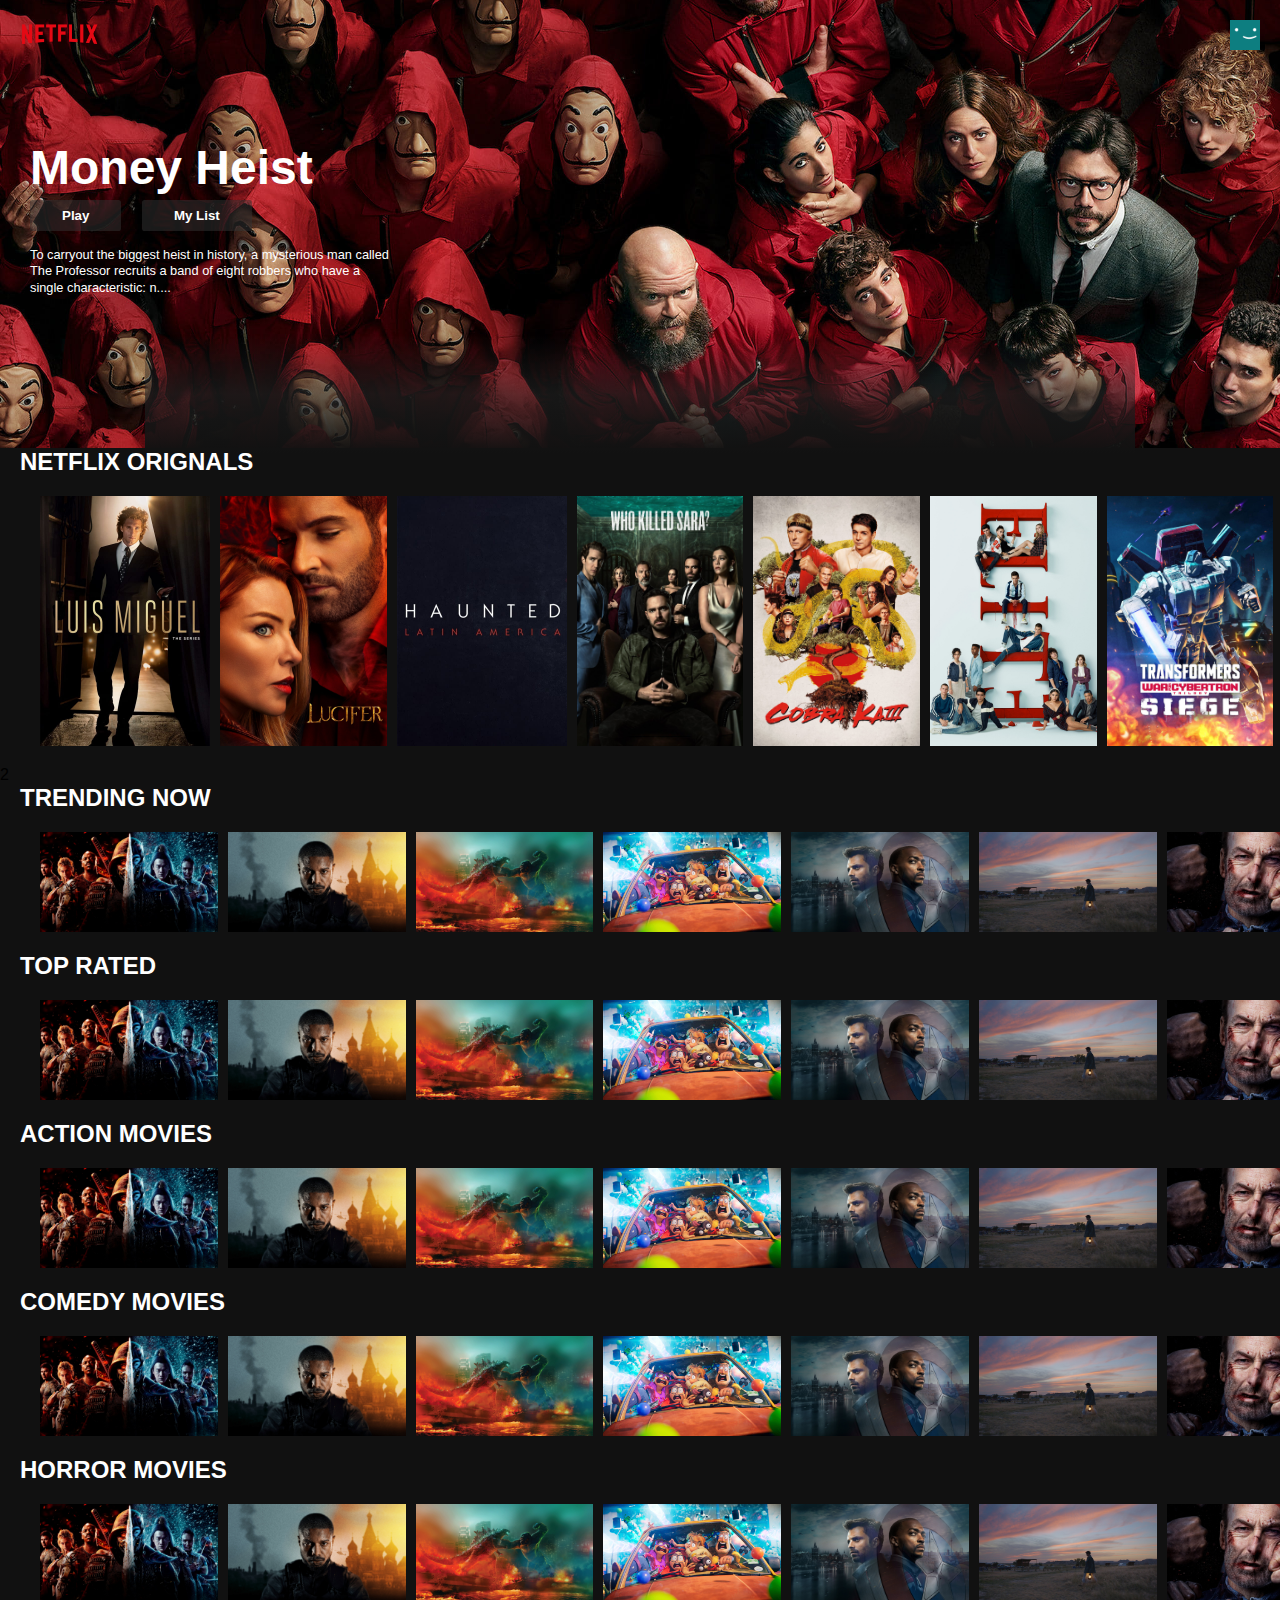
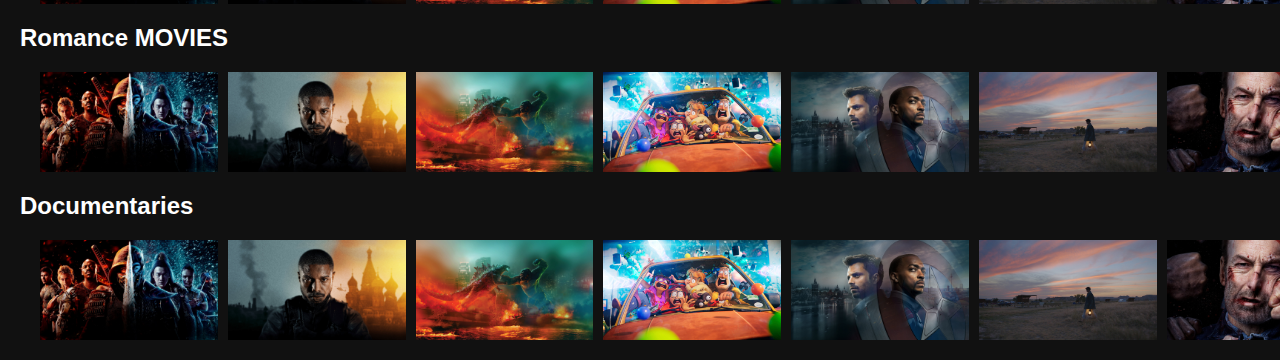
<file: Home Page/index.html>
<!DOCTYPE html>
<html lang="en">
<head>
    <meta charset="UTF-8">
    <meta http-equiv="X-UA-Compatible" content="IE=edge">
    <meta name="viewport" content="width=device-width, initial-scale=1.0">
    <title>Netflix Clone</title>
    <link rel="stylesheet" href="styles.css"/>
</head>
<body>

    <div class="nav" id="nav">
        <img src="images/netflix-logo.png" alt="" class="nav_logo"/>
        <img src="images/netflix-avatar.png" alt="" class="nav_avtar"/>
    </div>

    <!--Header-->
    <div class="banner">
        <div class="banner_contents">
            <h1 class="banner_title">Money Heist</h1>
            <div class="banner_buttons">
                <button class="banner_button">Play</button>
                <button class="banner_button">My List</button>
            </div>
            <div class="banner_description">
                To carryout the biggest heist in history, a mysterious man 
                called The Professor recruits a band of eight robbers who have
                a single characteristic: n....
            </div>
        </div>
        <div class="banner--fadeBotton"></div>
    </div>
 
    <!--Netflix Orignals-->
    <div class="row">
        <h2>NETFLIX ORIGNALS</h2>
        <div class="row_posters">
            <img src="images/large-movie1.jpg" alt="" class="row_poster row_posterLarge" />
            <img src="images/large-movie2.jpg" alt="" class="row_poster row_posterLarge" />
            <img src="images/large-movie3.jpg" alt="" class="row_poster row_posterLarge" />
            <img src="images/large-movie4.jpg" alt="" class="row_poster row_posterLarge" />
            <img src="images/large-movie5.jpg" alt="" class="row_poster row_posterLarge" />
            <img src="images/large-movie6.jpg" alt="" class="row_poster row_posterLarge" />
            <img src="images/large-movie7.jpg" alt="" class="row_poster row_posterLarge" />
            <img src="images/large-movie8.jpg" alt="" class="row_poster row_posterLarge" />
            <img src="images/large-movie1.jpg" alt="" class="row_poster row_posterLarge" />
            <img src="images/large-movie2.jpg" alt="" class="row_poster row_posterLarge" />
            <img src="images/large-movie3.jpg" alt="" class="row_poster row_posterLarge" />
            <img src="images/large-movie4.jpg" alt="" class="row_poster row_posterLarge" />
            <img src="images/large-movie5.jpg" alt="" class="row_poster row_posterLarge" />
            <img src="images/large-movie6.jpg" alt="" class="row_poster row_posterLarge" />
            <img src="images/large-movie7.jpg" alt="" class="row_poster row_posterLarge" />
            <img src="images/large-movie8.jpg" alt="" class="row_poster row_posterLarge" />
        </div>
    </div>2
    
   <!--Trending Now-->
   <div class="row">
    <h2>TRENDING NOW</h2>
    <div class="row_posters">
        <img src="images/small-movie1.jpg" alt="" class="row_poster " />
        <img src="images/small-movie2.jpg" alt="" class="row_poster " />
        <img src="images/small-movie3.jpg" alt="" class="row_poster " />
        <img src="images/small-movie4.jpg" alt="" class="row_poster " />
        <img src="images/small-movie5.jpg" alt="" class="row_poster " />
        <img src="images/small-movie6.jpg" alt="" class="row_poster " />
        <img src="images/small-movie7.jpg" alt="" class="row_poster " />
        <img src="images/small-movie8.jpg" alt="" class="row_poster " />
        <img src="images/small-movie1.jpg" alt="" class="row_poster " />
        <img src="images/small-movie2.jpg" alt="" class="row_poster " />
        <img src="images/small-movie3.jpg" alt="" class="row_poster " />
        <img src="images/small-movie4.jpg" alt="" class="row_poster " />
        <img src="images/small-movie5.jpg" alt="" class="row_poster " />
        <img src="images/small-movie6.jpg" alt="" class="row_poster " />
        <img src="images/small-movie7.jpg" alt="" class="row_poster " />
        <img src="images/small-movie8.jpg" alt="" class="row_poster " />
    </div>
</div>

<!--Top Rated-->
<div class="row">
    <h2>TOP RATED</h2>
    <div class="row_posters">
        <img src="images/small-movie1.jpg" alt="" class="row_poster " />
        <img src="images/small-movie2.jpg" alt="" class="row_poster " />
        <img src="images/small-movie3.jpg" alt="" class="row_poster " />
        <img src="images/small-movie4.jpg" alt="" class="row_poster " />
        <img src="images/small-movie5.jpg" alt="" class="row_poster " />
        <img src="images/small-movie6.jpg" alt="" class="row_poster " />
        <img src="images/small-movie7.jpg" alt="" class="row_poster " />
        <img src="images/small-movie8.jpg" alt="" class="row_poster " />
        <img src="images/small-movie1.jpg" alt="" class="row_poster " />
        <img src="images/small-movie2.jpg" alt="" class="row_poster " />
        <img src="images/small-movie3.jpg" alt="" class="row_poster " />
        <img src="images/small-movie4.jpg" alt="" class="row_poster " />
        <img src="images/small-movie5.jpg" alt="" class="row_poster " />
        <img src="images/small-movie6.jpg" alt="" class="row_poster " />
        <img src="images/small-movie7.jpg" alt="" class="row_poster " />
        <img src="images/small-movie8.jpg" alt="" class="row_poster " />
    </div>
</div>

<!--Action Movies-->
<div class="row">
    <h2>ACTION MOVIES</h2>
    <div class="row_posters">
        <img src="images/small-movie1.jpg" alt="" class="row_poster " />
        <img src="images/small-movie2.jpg" alt="" class="row_poster " />
        <img src="images/small-movie3.jpg" alt="" class="row_poster " />
        <img src="images/small-movie4.jpg" alt="" class="row_poster " />
        <img src="images/small-movie5.jpg" alt="" class="row_poster " />
        <img src="images/small-movie6.jpg" alt="" class="row_poster " />
        <img src="images/small-movie7.jpg" alt="" class="row_poster " />
        <img src="images/small-movie8.jpg" alt="" class="row_poster " />
        <img src="images/small-movie1.jpg" alt="" class="row_poster " />
        <img src="images/small-movie2.jpg" alt="" class="row_poster " />
        <img src="images/small-movie3.jpg" alt="" class="row_poster " />
        <img src="images/small-movie4.jpg" alt="" class="row_poster " />
        <img src="images/small-movie5.jpg" alt="" class="row_poster " />
        <img src="images/small-movie6.jpg" alt="" class="row_poster " />
        <img src="images/small-movie7.jpg" alt="" class="row_poster " />
        <img src="images/small-movie8.jpg" alt="" class="row_poster " />
    </div>
</div>

<!--COMEDY MOVIES-->
<div class="row">
    <h2>COMEDY MOVIES</h2>
    <div class="row_posters">
        <img src="images/small-movie1.jpg" alt="" class="row_poster " />
        <img src="images/small-movie2.jpg" alt="" class="row_poster " />
        <img src="images/small-movie3.jpg" alt="" class="row_poster " />
        <img src="images/small-movie4.jpg" alt="" class="row_poster " />
        <img src="images/small-movie5.jpg" alt="" class="row_poster " />
        <img src="images/small-movie6.jpg" alt="" class="row_poster " />
        <img src="images/small-movie7.jpg" alt="" class="row_poster " />
        <img src="images/small-movie8.jpg" alt="" class="row_poster " />
        <img src="images/small-movie1.jpg" alt="" class="row_poster " />
        <img src="images/small-movie2.jpg" alt="" class="row_poster " />
        <img src="images/small-movie3.jpg" alt="" class="row_poster " />
        <img src="images/small-movie4.jpg" alt="" class="row_poster " />
        <img src="images/small-movie5.jpg" alt="" class="row_poster " />
        <img src="images/small-movie6.jpg" alt="" class="row_poster " />
        <img src="images/small-movie7.jpg" alt="" class="row_poster " />
        <img src="images/small-movie8.jpg" alt="" class="row_poster " />
    </div>
</div>

<!--Horror movies-->
<div class="row">
    <h2>HORROR MOVIES</h2>
    <div class="row_posters">
        <img src="images/small-movie1.jpg" alt="" class="row_poster " />
        <img src="images/small-movie2.jpg" alt="" class="row_poster " />
        <img src="images/small-movie3.jpg" alt="" class="row_poster " />
        <img src="images/small-movie4.jpg" alt="" class="row_poster " />
        <img src="images/small-movie5.jpg" alt="" class="row_poster " />
        <img src="images/small-movie6.jpg" alt="" class="row_poster " />
        <img src="images/small-movie7.jpg" alt="" class="row_poster " />
        <img src="images/small-movie8.jpg" alt="" class="row_poster " />
        <img src="images/small-movie1.jpg" alt="" class="row_poster " />
        <img src="images/small-movie2.jpg" alt="" class="row_poster " />
        <img src="images/small-movie3.jpg" alt="" class="row_poster " />
        <img src="images/small-movie4.jpg" alt="" class="row_poster " />
        <img src="images/small-movie5.jpg" alt="" class="row_poster " />
        <img src="images/small-movie6.jpg" alt="" class="row_poster " />
        <img src="images/small-movie7.jpg" alt="" class="row_poster " />
        <img src="images/small-movie8.jpg" alt="" class="row_poster " />
    </div>
</div>

<!--Romance movies-->
<div class="row">
    <h2>Romance MOVIES</h2>
    <div class="row_posters">
        <img src="images/small-movie1.jpg" alt="" class="row_poster " />
        <img src="images/small-movie2.jpg" alt="" class="row_poster " />
        <img src="images/small-movie3.jpg" alt="" class="row_poster " />
        <img src="images/small-movie4.jpg" alt="" class="row_poster " />
        <img src="images/small-movie5.jpg" alt="" class="row_poster " />
        <img src="images/small-movie6.jpg" alt="" class="row_poster " />
        <img src="images/small-movie7.jpg" alt="" class="row_poster " />
        <img src="images/small-movie8.jpg" alt="" class="row_poster " />
        <img src="images/small-movie1.jpg" alt="" class="row_poster " />
        <img src="images/small-movie2.jpg" alt="" class="row_poster " />
        <img src="images/small-movie3.jpg" alt="" class="row_poster " />
        <img src="images/small-movie4.jpg" alt="" class="row_poster " />
        <img src="images/small-movie5.jpg" alt="" class="row_poster " />
        <img src="images/small-movie6.jpg" alt="" class="row_poster " />
        <img src="images/small-movie7.jpg" alt="" class="row_poster " />
        <img src="images/small-movie8.jpg" alt="" class="row_poster " />
    </div>
</div>

<!--Documentaries-->
<div class="row">
    <h2>Documentaries</h2>
    <div class="row_posters">
        <img src="images/small-movie1.jpg" alt="" class="row_poster " />
        <img src="images/small-movie2.jpg" alt="" class="row_poster " />
        <img src="images/small-movie3.jpg" alt="" class="row_poster " />
        <img src="images/small-movie4.jpg" alt="" class="row_poster " />
        <img src="images/small-movie5.jpg" alt="" class="row_poster " />
        <img src="images/small-movie6.jpg" alt="" class="row_poster " />
        <img src="images/small-movie7.jpg" alt="" class="row_poster " />
        <img src="images/small-movie8.jpg" alt="" class="row_poster " />
        <img src="images/small-movie1.jpg" alt="" class="row_poster " />
        <img src="images/small-movie2.jpg" alt="" class="row_poster " />
        <img src="images/small-movie3.jpg" alt="" class="row_poster " />
        <img src="images/small-movie4.jpg" alt="" class="row_poster " />
        <img src="images/small-movie5.jpg" alt="" class="row_poster " />
        <img src="images/small-movie6.jpg" alt="" class="row_poster " />
        <img src="images/small-movie7.jpg" alt="" class="row_poster " />
        <img src="images/small-movie8.jpg" alt="" class="row_poster " />
    </div>
</div>

<script>
    const nav = document.getElementById('nav');

    window.addEventListener('scroll',()=> {
        if(window.scrollY>=100){
            nav.classList.add('nav_black')
        } else{
            nav.classList.remove('nav_black')
        }
    })

    
</script>
    
</body>
</html>
</file>
<file: Home Page/styles.css>
*{
    margin: 0;
    box-sizing: border-box;
}

body{
    font-family: Arial,HElvetica,sans-serif;
    background: #111;
}

.row_poster{
    width: 100%;
    object-fit: contain;
    max-height: 100px;
    margin-right: 10px;
    transition: transform 450ms;
}

.row_posters{
    display: flex;
    overflow-y: hidden;
    overflow-x: scroll;
    padding: 20px;
}

.row_poster:hover{
    transform: scale(1.08);
}

.row_posters::-webkit-scrollbar{
    display: none;
}

.row_posterLarge{
    max-height: 250px;
}

.row_posterLarge:hover{
    transform: scale(1.09);
}

.row{
    color: white;
    margin-left: 20px;
}

.banner{
    background-image: url('images/banner.jpg');
    background-size:cover;
    background-position: center center;
    color: white;
    object-fit: contain;
    height: 448px;
}

.banner_contents{
    margin-left: 30px;
    padding-top: 140px;
    height: 190px;
}

.banner_title{
    font-size: 3rem;
    font-weight: 800;
    padding-bottom: 0.3rem;
}

.banner_description{
    width: 45rem;
    line-height: 1.3;
    padding-top: 1rem;
    font-size: 0.8rem;
    max-width:360px;
    height: 180px

}

.banner_button{
    cursor: pointer;
    color: white;
    outline: none;
    border: none;
    font-weight: 700;
    border-radius:0.2vw;
    padding-left: 2rem;
    padding-right: 2rem;
    margin-right: 1rem;
    padding-top: 0.5rem;
    padding-bottom: 0.5rem;
    background-color: rgba(51, 51, 51,0.5)
}

.banner_button:hover{
    color: black;
    background-color: #e6e6e6;
    transition: all 0.2s;
}

.banner--fadeBotton{
    margin: 145px;
    height: 7.4rem;
    background-image: linear-gradient(180deg, transparent, rgba(37,37,37,0.61),#111);
}

.nav_logo{
    width: 80px;
    object-fit: contain;
}

.nav_avtar{
    width: 30px;
    object-fit: contain;
}

.nav{
    position: fixed;
    top: 0;
    width: 100%;
    display: flex;
    justify-content: space-between;
    padding: 20px;
    z-index: 1;
    transition-timing-function: ease-in;
    transition: all 0.5s;
}

.nav_black{
    background-color: #111;
}
</file>
